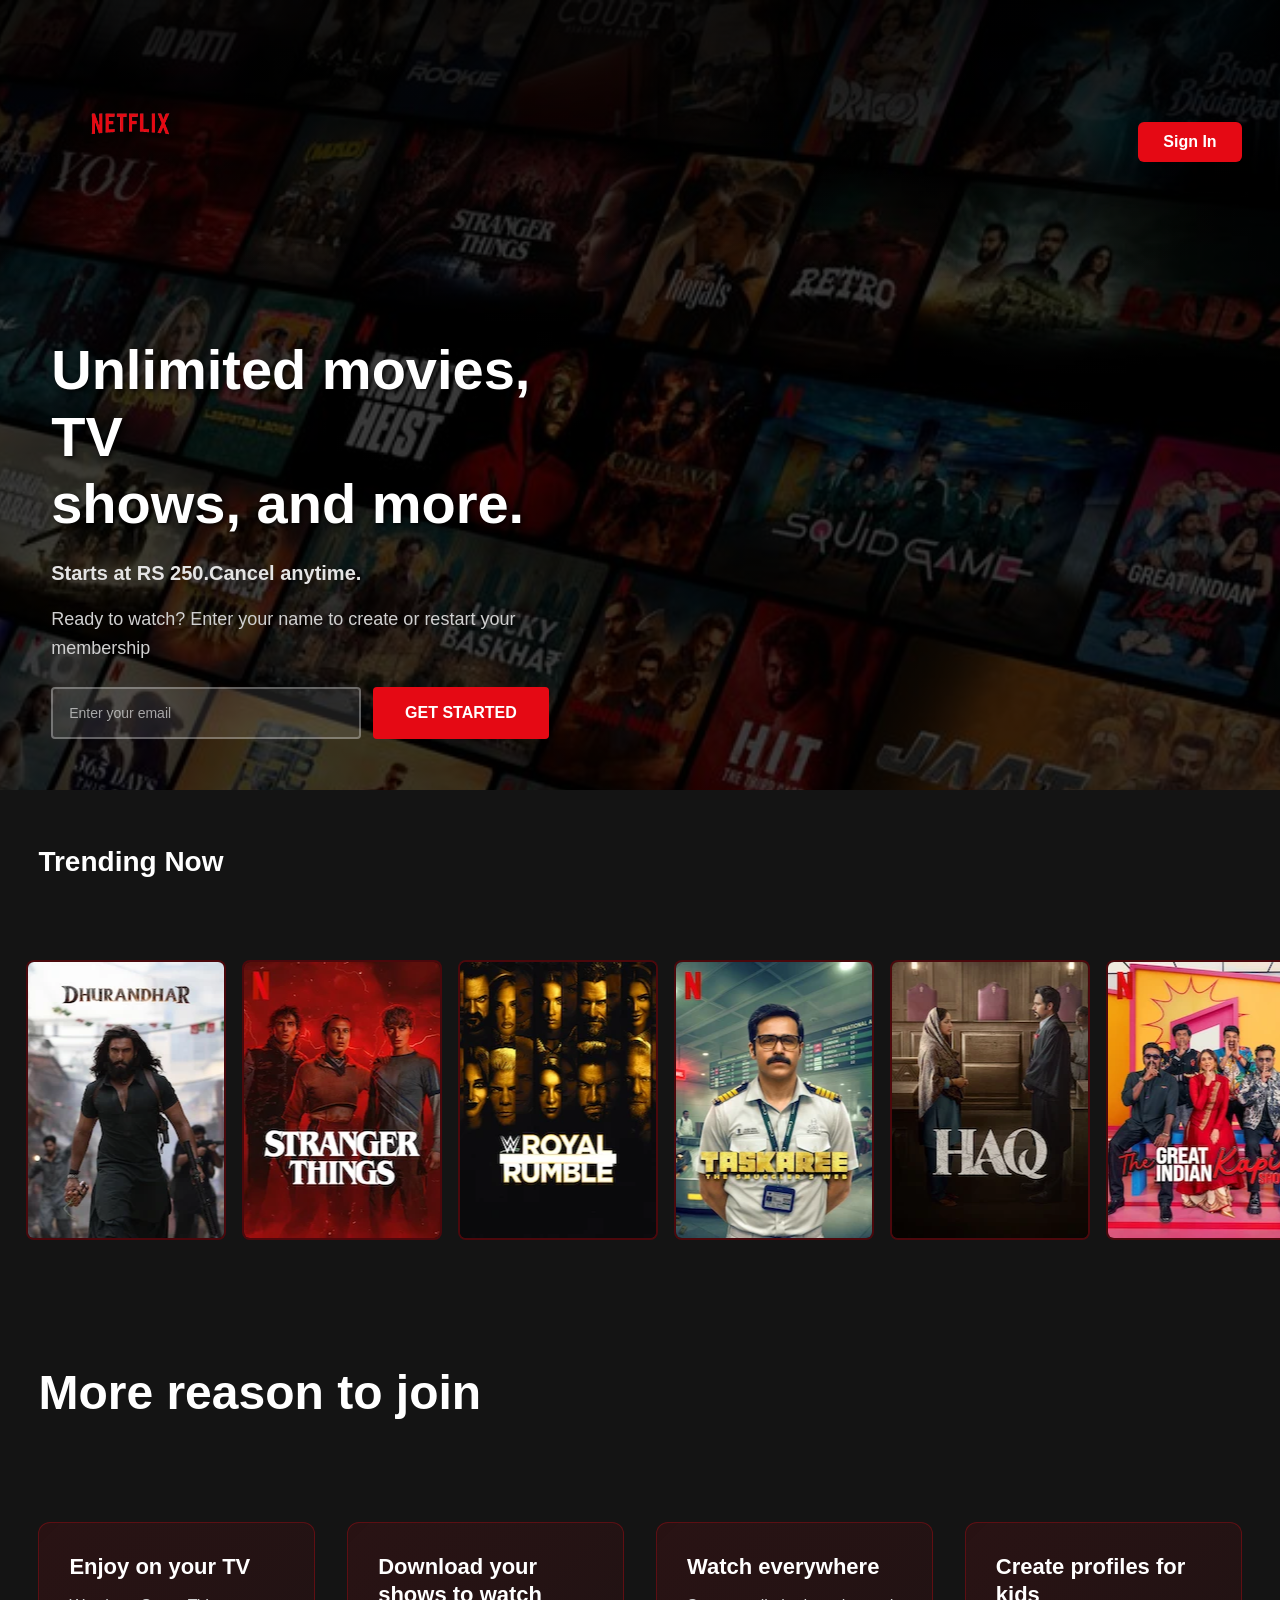
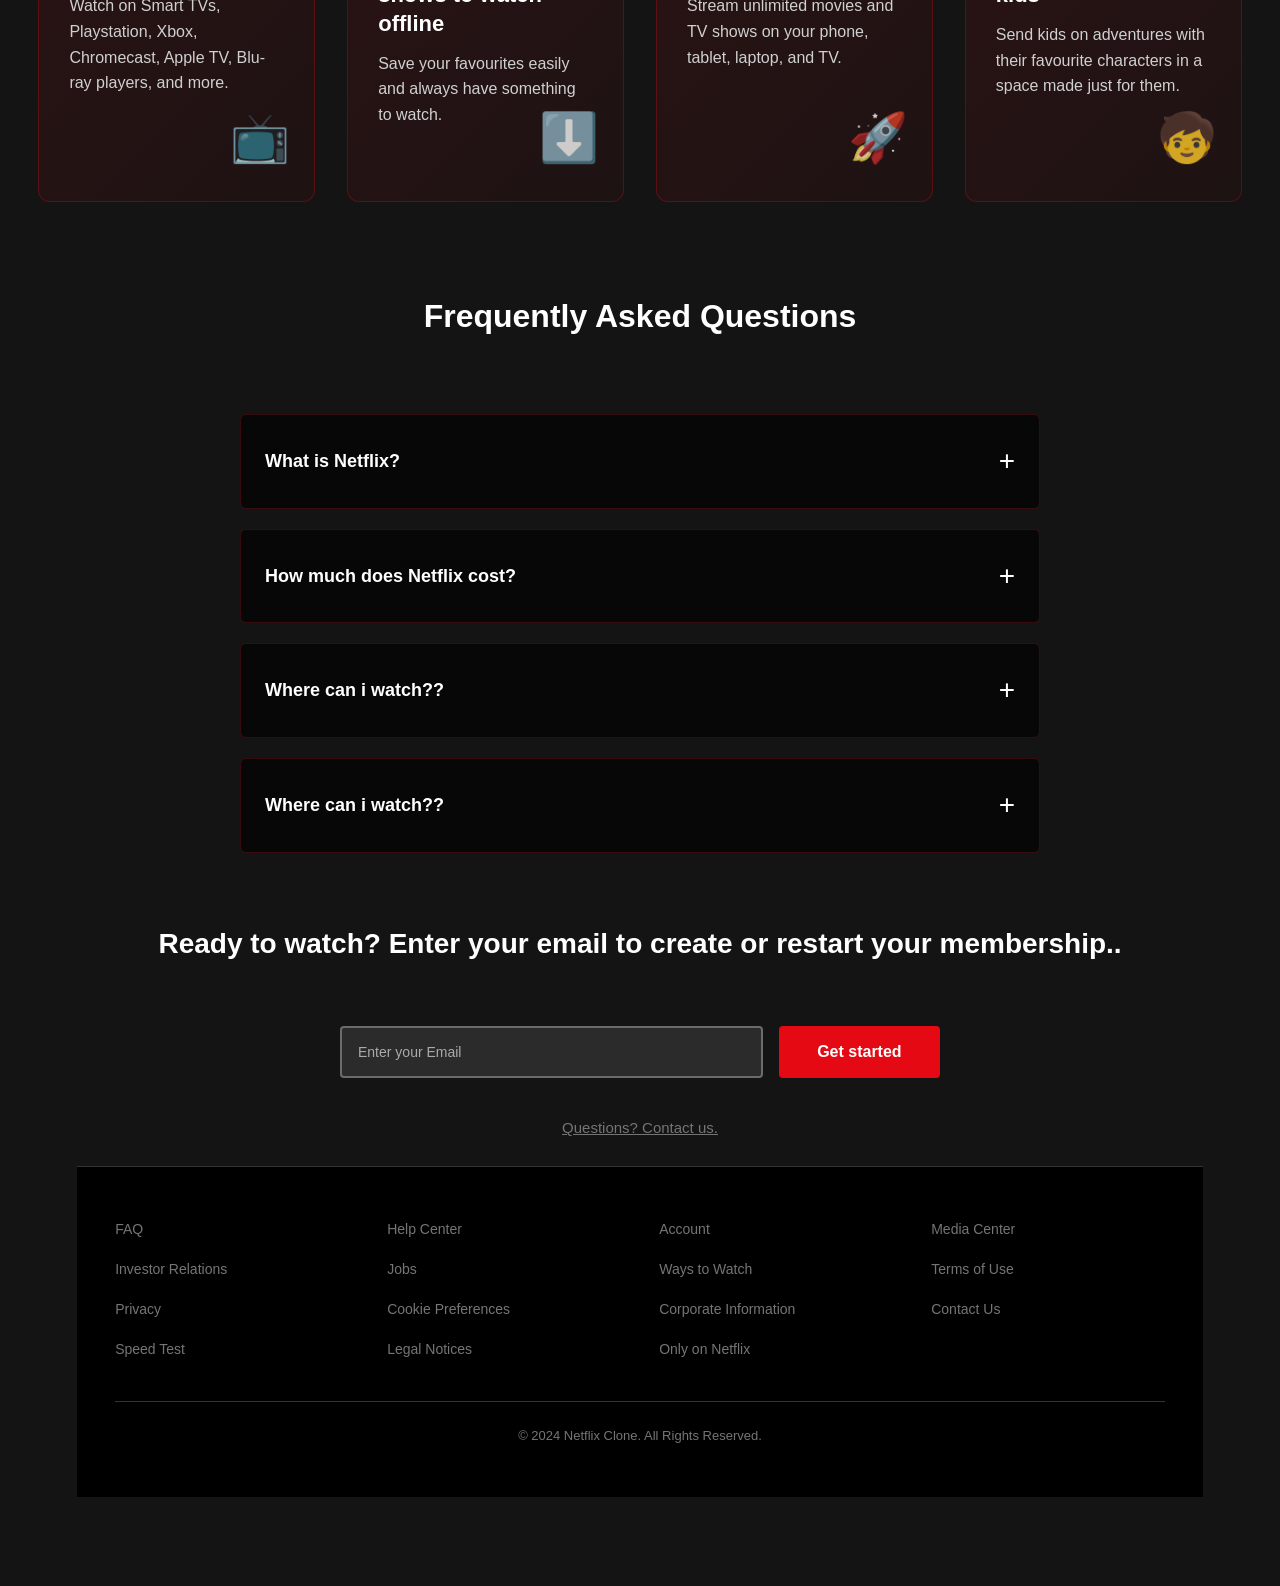
<file: index.html>
<!DOCTYPE html>
<html lang="en">
<head>
    <meta charset="UTF-8">
    <meta name="viewport" content="width=device-width, initial-scale=1.0">
    <title>Netflix clone</title>
    <link rel="stylesheet" href="netflix.css">
    <link rel="icon" type="image/png" href="removebg-preview.png">

    <script src="netflix.js"></script>
</head>
<body>

    <!-- HERO SECTION -->
 <div class="hero-section">
<!-- NAVBAR SECTION -->
    <div class="navbar">
<a href="index.html">
    <img src="Remove-background-project.png" class="logo" alt="Netflix">
</a>

        <!-- BUTTON SECTION -->
        <a href=about.html">
    <button class="signin">Sign In</button>
</a>

    </div>
<!-- HEAD CONTENT -->
 <div class="head-content">
    <h1 class="head1">Unlimited movies, TV <br>shows, and more.</h1>
    <h3 class="head3">Starts at RS 250.Cancel anytime.</h3>
    <p class="head4">Ready to watch? Enter your name to create or restart your membership </p>

    <div class="email-box">
        <input type="email" name="email" id="email-input" placeholder="Enter your email">
        <button>GET STARTED</button>
    </div>
 </div>
 </div>
 <!--  text line -->
   <div class="trend-class">
    Trending Now
   </div>
 <!-- FLEX BOX LAYOUT -->
  <div class="layout-section">
  <div class="flex-section">
    <div class="box1 box">
        <div class="box1-image" style="background-image: url(Dhurandhar_poster.jpg.webp);">

        </div>
    </div>
    <div class="box1 box">
        <div class="box2-image" style="background-image: url(strangerthings-img.webp);">
  </div>
    </div>


  <div class="box1 box">
        <div class="box3-image" style="background-image: url(royalrumbleimg.webp);">
  </div>
    </div>
     <div class="box1 box">
        <div class="box4-image" style="background-image: url(taskree.image1.webp);">
    </div>
     </div>
     <div class="box1 box">
        <div class="box5-image" style="background-image: url(haqimage1.webp);">
    </div>
     </div>
       <div class="box1 box">
        <div class="box6-image" style="background-image: url(kapilsharma.webp);">
    </div>
       </div>
       <div class="box1 box">
        <div class="box7-image" style="background-image: url(dedepyardeimg.webp);">
  </div>
       </div>
        <div class="box1 box">
        <div class="box8-image" style="background-image: url(bridgerton.webp);">
  </div>
       </div>
          <div class="box1 box">
        <div class="box9-image" style="background-image: url(tereishqme.webp);">
  </div>
       </div>
       <div class="box1 box">
        <div class="box10-image" style="background-image: url(llbimage.webp);">
  </div>
       </div>
  </div>
       <!--  another reason -->
         <div class="reason-class">
            <h2>More reason to join</h2>
         </div>         <div class="boxes-layout">
    <div class="boxes-parameter">
      <h3>Enjoy on your TV</h3>
      <p>Watch on Smart TVs, Playstation, Xbox, Chromecast, Apple TV, Blu-ray players, and more.</p>
      <span class="icon">📺</span>
    </div>

    <div class="boxes-parameter">
      <h3>Download your shows to watch offline</h3>
      <p>Save your favourites easily and always have something to watch.</p>
      <span class="icon">⬇️</span>
    </div>

    <div class="boxes-parameter">
      <h3>Watch everywhere</h3>
      <p>Stream unlimited movies and TV shows on your phone, tablet, laptop, and TV.</p>
      <span class="icon">🚀</span>
    </div>

    <div class="boxes-parameter">
      <h3>Create profiles for kids</h3>
      <p>Send kids on adventures with their favourite characters in a space made just for them.</p>
      <span class="icon">🧒</span>
    </div>
    </div>
<!-- another section  -->
 <div class="frequent-class">Frequently Asked Questions</div>
 <div class="faq">
  <div class="faq-question" >
    <h3>What is Netflix?</h3>
    <span class="icon-plus">+</span>
  </div>
  <div class="faq-answer">
    <p>Netflix is a streaming service that offers a wide variety of award-winning TV shows, movies, anime, documentaries, and more.</p>

  </div>
  </div>
  <div class="faq">
  <div class="faq-question" >
    <h3>How much does Netflix cost?</h3>
    <span class="icon-plus">+</span>
  </div>
  <div class="faq-answer">
    <p>Watch Netflix on your smartphone, tablet, smart TV, laptop, or streaming device, all for one fixed monthly fee. Plans range from ₹149 to ₹649 a month. No extra costs, no contracts.</p>

</div>
  </div>
  
  <div class="faq">
  <div class="faq-question" >
    <h3>Where can i watch??</h3>
    <span class="icon-plus">+</span>
  </div>
  <div class="faq-answer">
    <p>Watch wherever you are, on any device with an internet connection.</p>
</div>
  </div>
 
  <div class="faq">
  <div class="faq-question" >
    <h3>Where can i watch??</h3>
    <span class="icon-plus">+</span>
  </div>
  <div class="faq-answer">
    <p>Watch wherever you are, on any device with an internet connection.</p>
</div>
</div>
<div class="main-container">
        <div class="ready-watch">
            <h3>Ready to watch? Enter your email to create or restart your membership..</h3>
        </div>

        <div class="email1-box">
            <label for="email-input" class="email1-label"></label>
            
            <div class="input-button-wrapper">
                <input 
                    type="email" 
                    id="email-input" 
                    placeholder="Enter your Email" 
                    class="email-input"
                    required
                >
                <button class="button1">Get started</button>
            </div>
        </div>
 <div class="footer-section">

        <a href="#" class="contact-link">Questions? Contact us.</a>
         <footer class="footer">
        <div class="footer-container">
            <div class="footer-columns">
                <!-- Column 1 -->
                <div class="footer-column">
                    <a href="#faq">FAQ</a>
                    <a href="#investor-relations">Investor Relations</a>
                    <a href="#privacy">Privacy</a>
                    <a href="#speed-test">Speed Test</a>
                </div>

                <!-- Column 2 -->
                <div class="footer-column">
                    <a href="#help-center">Help Center</a>
                    <a href="#jobs">Jobs</a>
                    <a href="#cookie-preferences">Cookie Preferences</a>
                    <a href="#legal-notices">Legal Notices</a>
                </div>

                <!-- Column 3 -->
                <div class="footer-column">
                    <a href="#account">Account</a>
                    <a href="#ways-to-watch">Ways to Watch</a>
                    <a href="#corporate-information">Corporate Information</a>
                    <a href="#only-on-netflix">Only on Netflix</a>
                </div>

                <!-- Column 4 -->
                <div class="footer-column">
                    <a href="#media-center">Media Center</a>
                    <a href="#terms-of-use">Terms of Use</a>
                    <a href="#contact-us">Contact Us</a>
                </div>
            </div>

            <div class="footer-bottom">
                <p>&copy; 2024 Netflix Clone. All Rights Reserved.</p>
            </div>
        </div>

     

    </footer>
</file>
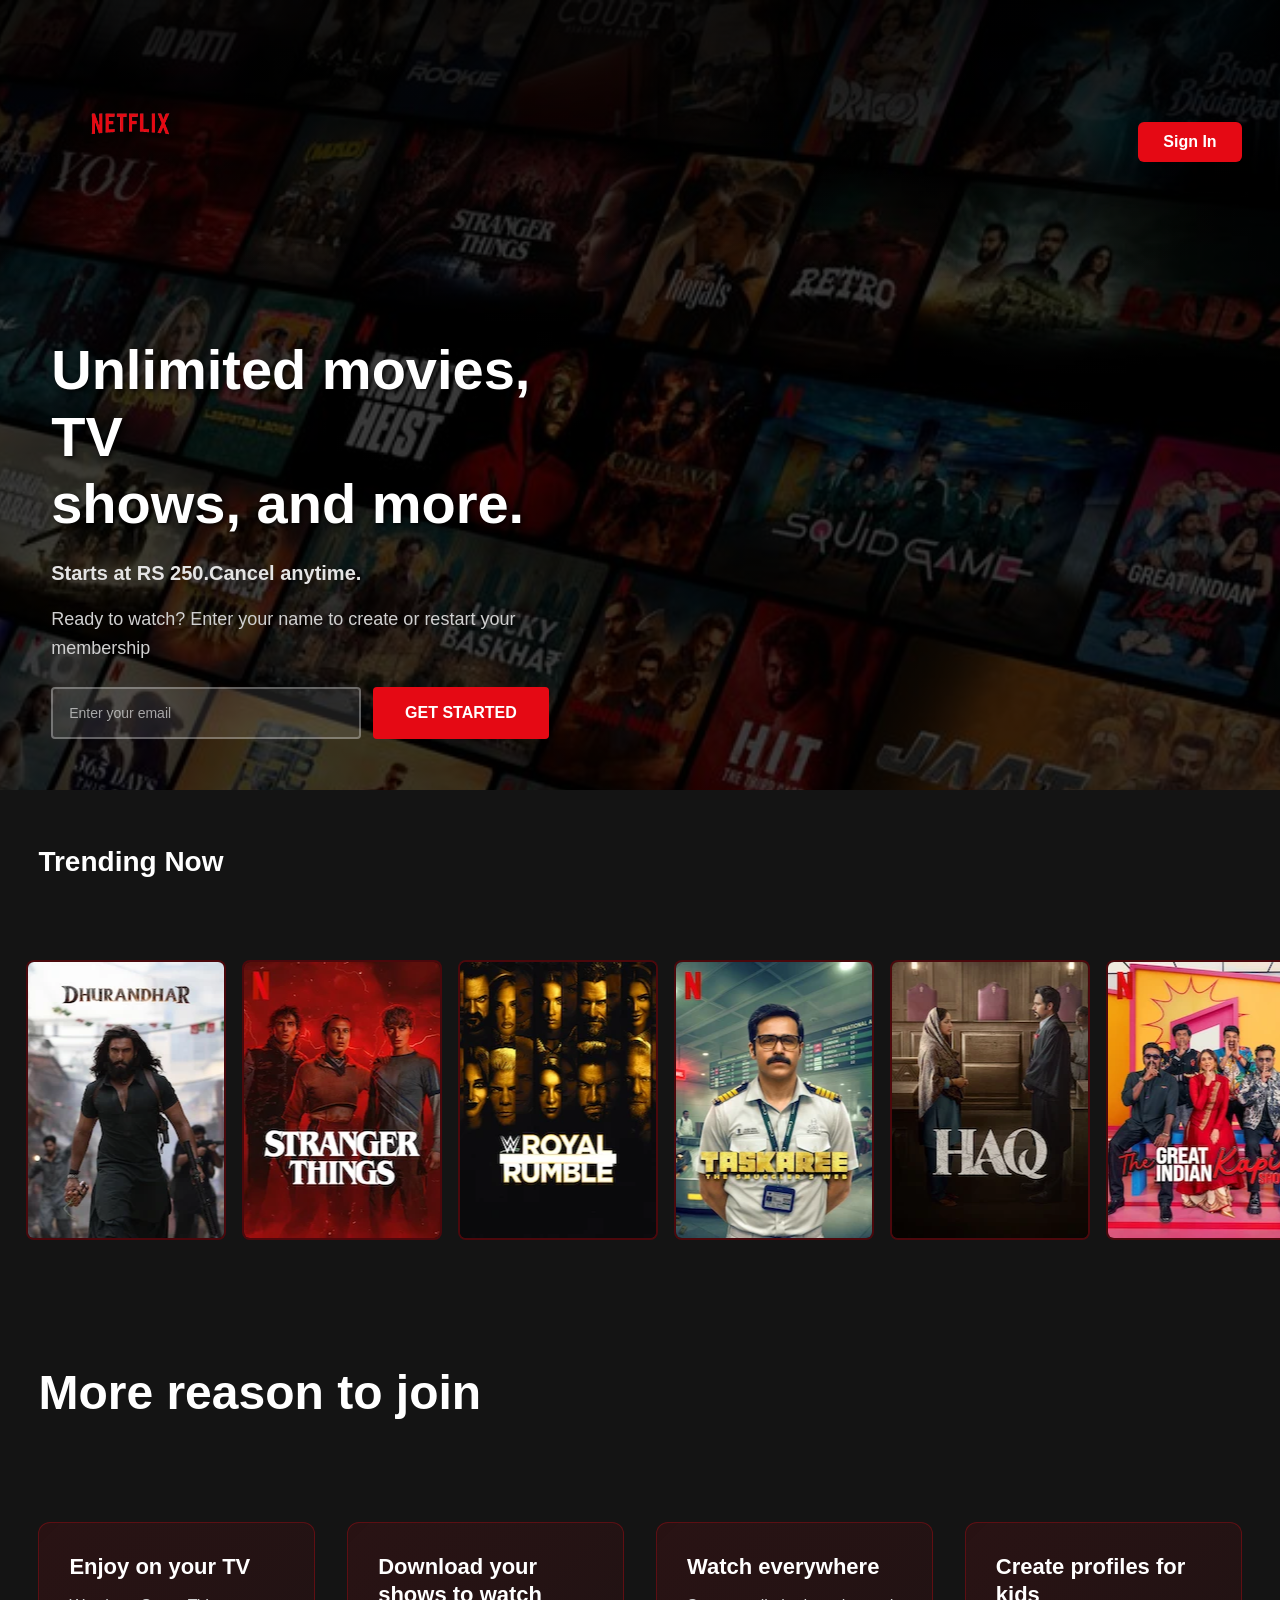
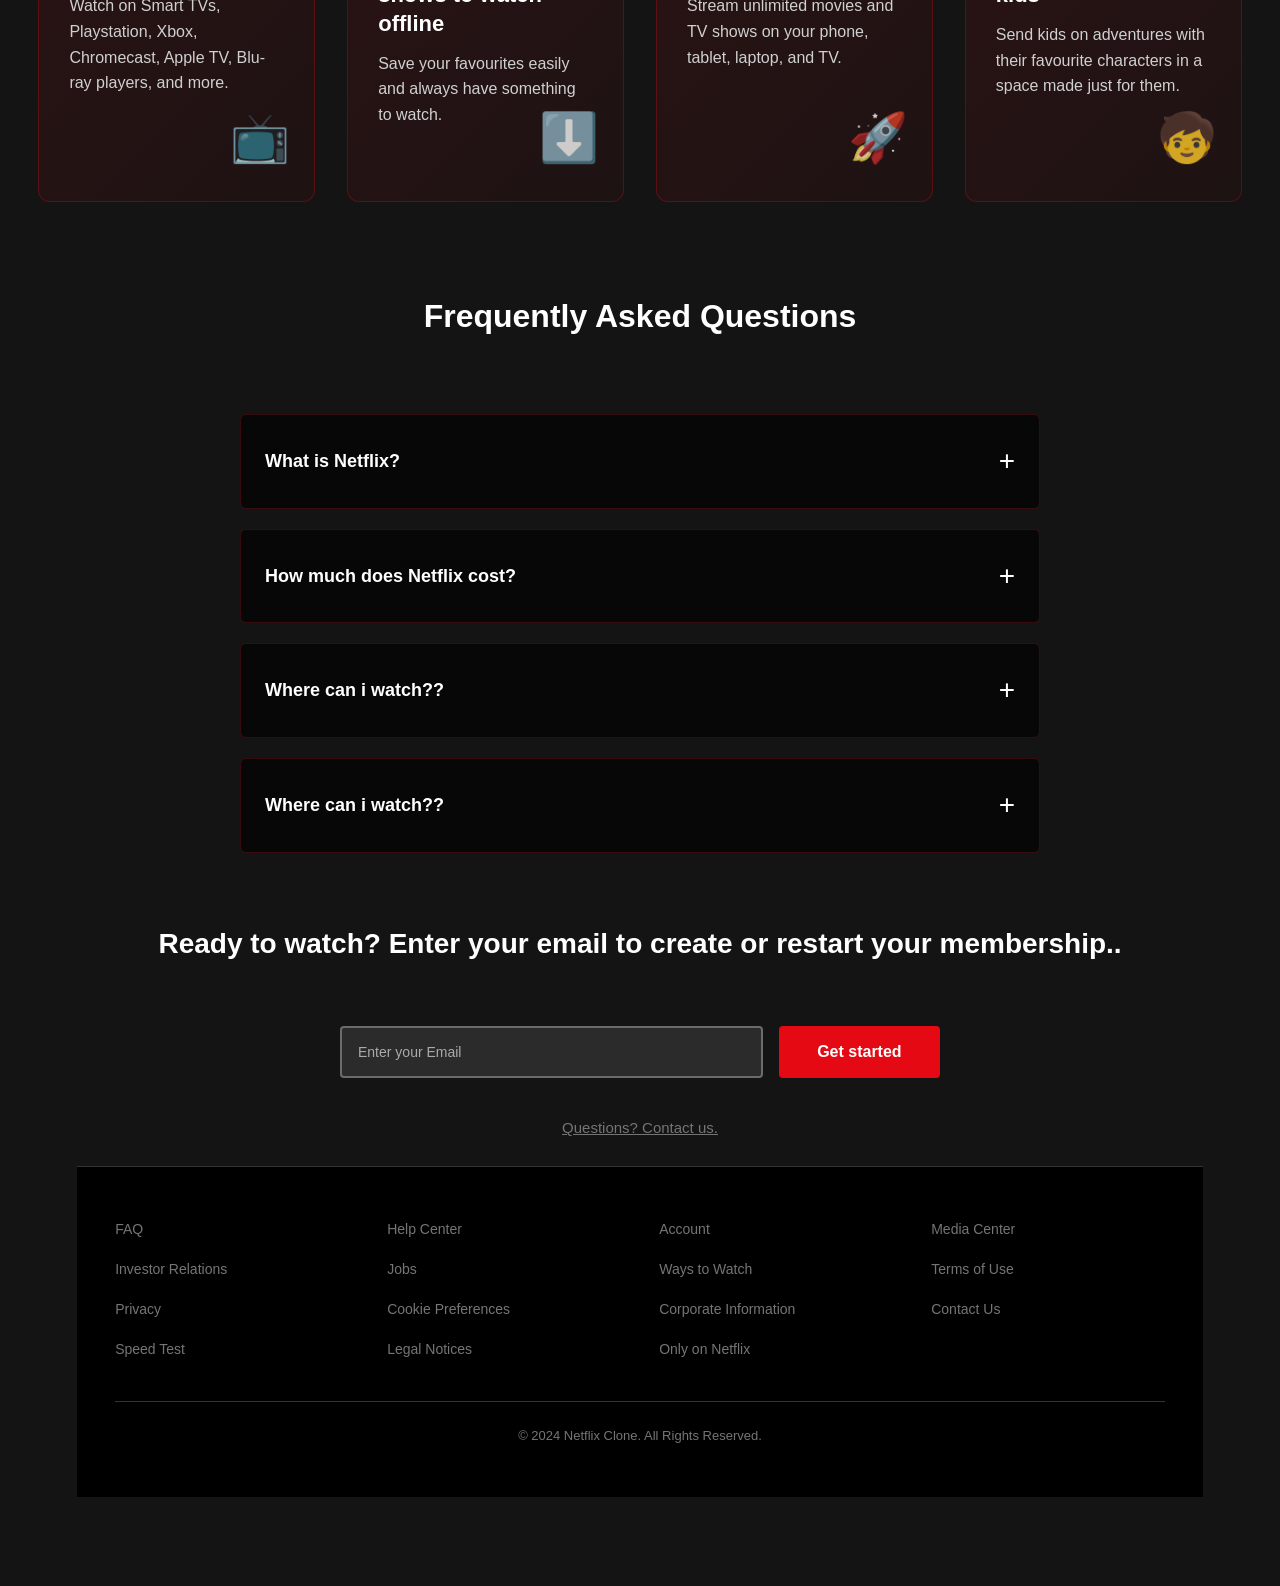
<file: netflix.html>
<!DOCTYPE html>
<html lang="en">
<head>
    <meta charset="UTF-8">
    <meta name="viewport" content="width=device-width, initial-scale=1.0">
    <title>Netflix clone</title>
    <link rel="stylesheet" href="netflix.css">
    <link rel="icon" type="image/png" href="removebg-preview.png">

    <script src="netflix.js"></script>
</head>
<body>

    <!-- HERO SECTION -->
 <div class="hero-section">
<!-- NAVBAR SECTION -->
    <div class="navbar">
<a href="netflix.html">
    <img src="Remove-background-project.png" class="logo" alt="Netflix">
</a>

        <!-- BUTTON SECTION -->
        <a href="netflixlogin.html">
    <button class="signin">Sign In</button>
</a>

    </div>
<!-- HEAD CONTENT -->
 <div class="head-content">
    <h1 class="head1">Unlimited movies, TV <br>shows, and more.</h1>
    <h3 class="head3">Starts at RS 250.Cancel anytime.</h3>
    <p class="head4">Ready to watch? Enter your name to create or restart your membership </p>

    <div class="email-box">
        <input type="email" name="email" id="email-input" placeholder="Enter your email">
        <button>GET STARTED</button>
    </div>
 </div>
 </div>
 <!--  text line -->
   <div class="trend-class">
    Trending Now
   </div>
 <!-- FLEX BOX LAYOUT -->
  <div class="layout-section">
  <div class="flex-section">
    <div class="box1 box">
        <div class="box1-image" style="background-image: url(Dhurandhar_poster.jpg.webp);">

        </div>
    </div>
    <div class="box1 box">
        <div class="box2-image" style="background-image: url(strangerthings-img.webp);">
  </div>
    </div>


  <div class="box1 box">
        <div class="box3-image" style="background-image: url(royalrumbleimg.webp);">
  </div>
    </div>
     <div class="box1 box">
        <div class="box4-image" style="background-image: url(taskree.image1.webp);">
    </div>
     </div>
     <div class="box1 box">
        <div class="box5-image" style="background-image: url(haqimage1.webp);">
    </div>
     </div>
       <div class="box1 box">
        <div class="box6-image" style="background-image: url(kapilsharma.webp);">
    </div>
       </div>
       <div class="box1 box">
        <div class="box7-image" style="background-image: url(dedepyardeimg.webp);">
  </div>
       </div>
        <div class="box1 box">
        <div class="box8-image" style="background-image: url(bridgerton.webp);">
  </div>
       </div>
          <div class="box1 box">
        <div class="box9-image" style="background-image: url(tereishqme.webp);">
  </div>
       </div>
       <div class="box1 box">
        <div class="box10-image" style="background-image: url(llbimage.webp);">
  </div>
       </div>
  </div>
       <!--  another reason -->
         <div class="reason-class">
            <h2>More reason to join</h2>
         </div>         <div class="boxes-layout">
    <div class="boxes-parameter">
      <h3>Enjoy on your TV</h3>
      <p>Watch on Smart TVs, Playstation, Xbox, Chromecast, Apple TV, Blu-ray players, and more.</p>
      <span class="icon">📺</span>
    </div>

    <div class="boxes-parameter">
      <h3>Download your shows to watch offline</h3>
      <p>Save your favourites easily and always have something to watch.</p>
      <span class="icon">⬇️</span>
    </div>

    <div class="boxes-parameter">
      <h3>Watch everywhere</h3>
      <p>Stream unlimited movies and TV shows on your phone, tablet, laptop, and TV.</p>
      <span class="icon">🚀</span>
    </div>

    <div class="boxes-parameter">
      <h3>Create profiles for kids</h3>
      <p>Send kids on adventures with their favourite characters in a space made just for them.</p>
      <span class="icon">🧒</span>
    </div>
    </div>
<!-- another section  -->
 <div class="frequent-class">Frequently Asked Questions</div>
 <div class="faq">
  <div class="faq-question" >
    <h3>What is Netflix?</h3>
    <span class="icon-plus">+</span>
  </div>
  <div class="faq-answer">
    <p>Netflix is a streaming service that offers a wide variety of award-winning TV shows, movies, anime, documentaries, and more.</p>

  </div>
  </div>
  <div class="faq">
  <div class="faq-question" >
    <h3>How much does Netflix cost?</h3>
    <span class="icon-plus">+</span>
  </div>
  <div class="faq-answer">
    <p>Watch Netflix on your smartphone, tablet, smart TV, laptop, or streaming device, all for one fixed monthly fee. Plans range from ₹149 to ₹649 a month. No extra costs, no contracts.</p>

</div>
  </div>
  
  <div class="faq">
  <div class="faq-question" >
    <h3>Where can i watch??</h3>
    <span class="icon-plus">+</span>
  </div>
  <div class="faq-answer">
    <p>Watch wherever you are, on any device with an internet connection.</p>
</div>
  </div>
 
  <div class="faq">
  <div class="faq-question" >
    <h3>Where can i watch??</h3>
    <span class="icon-plus">+</span>
  </div>
  <div class="faq-answer">
    <p>Watch wherever you are, on any device with an internet connection.</p>
</div>
</div>
<div class="main-container">
        <div class="ready-watch">
            <h3>Ready to watch? Enter your email to create or restart your membership..</h3>
        </div>

        <div class="email1-box">
            <label for="email-input" class="email1-label"></label>
            
            <div class="input-button-wrapper">
                <input 
                    type="email" 
                    id="email-input" 
                    placeholder="Enter your Email" 
                    class="email-input"
                    required
                >
                <button class="button1">Get started</button>
            </div>
        </div>
 <div class="footer-section">

        <a href="#" class="contact-link">Questions? Contact us.</a>
         <footer class="footer">
        <div class="footer-container">
            <div class="footer-columns">
                <!-- Column 1 -->
                <div class="footer-column">
                    <a href="#faq">FAQ</a>
                    <a href="#investor-relations">Investor Relations</a>
                    <a href="#privacy">Privacy</a>
                    <a href="#speed-test">Speed Test</a>
                </div>

                <!-- Column 2 -->
                <div class="footer-column">
                    <a href="#help-center">Help Center</a>
                    <a href="#jobs">Jobs</a>
                    <a href="#cookie-preferences">Cookie Preferences</a>
                    <a href="#legal-notices">Legal Notices</a>
                </div>

                <!-- Column 3 -->
                <div class="footer-column">
                    <a href="#account">Account</a>
                    <a href="#ways-to-watch">Ways to Watch</a>
                    <a href="#corporate-information">Corporate Information</a>
                    <a href="#only-on-netflix">Only on Netflix</a>
                </div>

                <!-- Column 4 -->
                <div class="footer-column">
                    <a href="#media-center">Media Center</a>
                    <a href="#terms-of-use">Terms of Use</a>
                    <a href="#contact-us">Contact Us</a>
                </div>
            </div>

            <div class="footer-bottom">
                <p>&copy; 2024 Netflix Clone. All Rights Reserved.</p>
            </div>
        </div>

     

    </footer>
</file>
<file: netflix.css>
/* ===========================
   RESET & BASE STYLES
   =========================== */

* {
  margin: 0;
  padding: 0;
  box-sizing: border-box;
  font-family: 'Segoe UI', Tahoma, Geneva, Verdana, sans-serif;
}

html {
  scroll-behavior: smooth;
  -webkit-font-smoothing: antialiased;
}

body {
  background-color: #141414;
  color: white;
  overflow-x: hidden;
  line-height: 1.6;
}

/* ===========================
   HERO SECTION & NAVBAR
   =========================== */

.hero-section {
  height: 20%;
  min-height: 500px;
  background: linear-gradient(rgba(0, 0, 0, 0.7), rgba(0, 0, 0, 0.7)),
    url('background.image.jpeg') center/cover no-repeat fixed;
  background-color: #141414;
  position: relative;
  display: flex;
  flex-direction: column;
}

.navbar {
  background: linear-gradient(to bottom, rgba(0, 0, 0, 0.7), transparent);
  display: flex;
  justify-content: space-between;
  align-items: center;
  padding: clamp(12px, 3vw, 40px);
  height: auto;
  position: relative;
  z-index: 100;
}

.logo {
  width: clamp(150px, 20vw, 200px);
  height: auto;
  object-fit: contain;
  cursor: pointer;
  transition: transform 0.3s ease;
}

.logo:hover {
  transform: scale(1.05);
}

.signin {
  background-color: #e50914;
  color: white;
  border: none;
  padding: clamp(8px, 1.5vw, 10px) clamp(15px, 2vw, 25px);
  border-radius: 6px;
  font-size: clamp(12px, 2vw, 16px);
  font-weight: 600;
  cursor: pointer;
  transition: all 0.3s ease;
  min-height: 40px;
  white-space: nowrap;
}

.signin:hover {
  background-color: #cc0000;
  transform: scale(1.05);
}

.signin:active {
  transform: scale(0.98);
}

/* ===========================
   HEAD CONTENT (HERO)
   =========================== */

.head-content {
  flex: 1;
  display: flex;
  flex-direction: column;
  justify-content: center;
  align-items: flex-start;
  padding: clamp(20px, 4vw, 60px);
  max-width: 100%;
}

.head1 {
  font-size: clamp(28px, 7vw, 56px);
  font-weight: 900;
  margin-bottom: clamp(12px, 2vw, 20px);
  line-height: 1.2;
  text-shadow: 2px 2px 4px rgba(0, 0, 0, 0.8);
}

.head3 {
  font-size: clamp(14px, 2.5vw, 20px);
  font-weight: 600;
  margin-bottom: clamp(10px, 1.5vw, 16px);
  color: #e4e4e4;
}

.head4 {
  font-size: clamp(13px, 2vw, 18px);
  font-weight: 400;
  margin-bottom: clamp(16px, 2vw, 24px);
  color: #d0d0d0;
  max-width: 600px;
}

/* ===========================
   EMAIL INPUT & BUTTON
   =========================== */

.email-box {
  display: flex;
  align-items: stretch;
  gap: clamp(8px, 1.5vw, 12px);
  width: 100%;
  max-width: 500px;
  flex-wrap: wrap;
}

#email-input {
  flex: 1;
  min-width: 200px;
  padding: clamp(12px, 1.5vw, 16px);
  font-size: 14px;
  border: 2px solid rgba(255, 255, 255, 0.3);
  border-radius: 4px;
  background-color: rgba(255, 255, 255, 0.1);
  color: white;
  outline: none;
  transition: all 0.3s ease;
  min-height: 48px;
}

#email-input:focus {
  background-color: rgba(255, 255, 255, 0.2);
  border-color: #e50914;
}

#email-input::placeholder {
  color: rgba(255, 255, 255, 0.6);
  font-size: 14px;
}

.email-box button {
  padding: clamp(12px, 1.5vw, 16px) clamp(20px, 3vw, 32px);
  background-color: #e50914;
  color: white;
  font-size: clamp(13px, 2vw, 16px);
  font-weight: 600;
  border: none;
  border-radius: 4px;
  cursor: pointer;
  display: flex;
  align-items: center;
  justify-content: center;
  gap: 8px;
  transition: all 0.3s ease;
  min-height: 48px;
  white-space: nowrap;
}

.email-box button:hover {
  background-color: #cc0000;
  transform: scale(1.05);
}

.email-box button:active {
  transform: scale(0.98);
}

/* ===========================
   TRENDING SECTION
   =========================== */

.trend-class {
  color: white;
  font-size: clamp(18px, 4vw, 28px);
  font-weight: 700;
  padding: clamp(30px, 4vw, 50px) clamp(16px, 3vw, 40px);
  background-color: #141414;
  margin: 0;
}

.layout-section {
  background-color: #141414;
  padding: 0;
  margin: 0;
}

.flex-section {
  display: flex;
  justify-content: flex-start;
  gap: clamp(10px, 2vw, 16px);
  flex-wrap: nowrap;
  padding: clamp(16px, 2vw, 30px);
  overflow-x: auto;
  overflow-y: hidden;
  scroll-behavior: smooth;
  -webkit-overflow-scrolling: touch;
  margin: 0 auto;
  width: 100%;
}

/* Hide scrollbar but keep functionality */
.flex-section::-webkit-scrollbar {
  height: 8px;
}

.flex-section::-webkit-scrollbar-track {
  background: rgba(255, 255, 255, 0.1);
  border-radius: 10px;
}

.flex-section::-webkit-scrollbar-thumb {
  background: #e50914;
  border-radius: 10px;
}

.flex-section::-webkit-scrollbar-thumb:hover {
  background: #cc0000;
}

.flex-section {
  -ms-overflow-style: none;
  scrollbar-width: auto;
}

/* ===========================
   TRENDING BOXES
   =========================== */

.box {
  flex: 0 0 auto;
  width: clamp(120px, 22vw, 200px);
  height: clamp(140px, 28vw, 280px);
  border-radius: 8px;
  overflow: hidden;
  cursor: pointer;
  transition: all 0.3s ease;
  background-color: rgba(0, 0, 0, 0.5);
  border: 2px solid rgba(229, 9, 20, 0.3);
  position: relative;
}

.box:hover {
  transform: scale(1.08);
  border-color: #e50914;
  box-shadow: 0 8px 16px rgba(229, 9, 20, 0.5);
  z-index: 10;
}

/* IMAGE CLASSES FOR BOXES */
.box1-image,
.box2-image,
.box3-image,
.box4-image,
.box5-image,
.box6-image,
.box7-image,
.box8-image,
.box9-image,
.box10-image {
  width: 100%;
  height: 100%;
  background-size: cover;
  background-position: center;
  background-repeat: no-repeat;
  display: block;
  transition: transform 0.3s ease;
}

.box:hover .box1-image,
.box:hover .box2-image,
.box:hover .box3-image,
.box:hover .box4-image,
.box:hover .box5-image,
.box:hover .box6-image,
.box:hover .box7-image,
.box:hover .box8-image,
.box:hover .box9-image,
.box:hover .box10-image {
  transform: scale(1.1);
}

/* ===========================
   REASON/BENEFITS SECTION
   =========================== */

.reason-class {
  color: white;
  font-size: clamp(20px, 4vw, 32px);
  font-weight: 700;
  padding: clamp(40px, 4vw, 60px) clamp(16px, 3vw, 40px);
  margin: clamp(20px, 3vw, 40px) 0 0 0;
  background-color: #141414;
}

.reason-class h2 {
  margin: 0;
}

.boxes-layout {
  display: grid;
  grid-template-columns: repeat(auto-fit, minmax(clamp(200px, 40vw, 280px), 1fr));
  gap: clamp(16px, 3vw, 32px);
  padding: clamp(20px, 3vw, 40px);
  background-color: #141414;
  margin: 0;
  align-items: stretch;
}

.boxes-parameter {
  background: linear-gradient(135deg, rgba(229, 9, 20, 0.1), rgba(229, 9, 20, 0.05));
  border: 1px solid rgba(229, 9, 20, 0.3);
  border-radius: 12px;
  padding: clamp(20px, 3vw, 30px);
  min-height: 280px;
  display: flex;
  flex-direction: column;
  gap: 12px;
  position: relative;
  transition: all 0.3s ease;
  cursor: pointer;
}

.boxes-parameter:hover {
  border-color: #e50914;
  box-shadow: 0 8px 24px rgba(229, 9, 20, 0.3);
  transform: translateY(-8px);
}

.boxes-parameter h3 {
  font-size: clamp(16px, 2.5vw, 22px);
  font-weight: 700;
  margin: 0;
  line-height: 1.3;
}

.boxes-parameter p {
  font-size: clamp(13px, 1.8vw, 16px);
  color: #d0d0d0;
  line-height: 1.6;
  flex: 1;
  margin: 0;
}

.icon {
  position: absolute;
  bottom: clamp(16px, 2vw, 24px);
  right: clamp(16px, 2vw, 24px);
  font-size: clamp(28px, 5vw, 48px);
  opacity: 0.8;
}

/* ===========================
   FAQ SECTION
   =========================== */

.frequent-class {
  font-size: clamp(22px, 4vw, 32px);
  color: white;
  font-weight: 700;
  text-align: center;
  padding: clamp(40px, 4vw, 60px) clamp(16px, 3vw, 40px);
  background-color: #141414;
  margin: 0;
}

.faq {
  width: 100%;
  max-width: 800px;
  background: rgba(0, 0, 0, 0.4);
  color: white;
  margin: clamp(12px, 2vw, 20px) auto;
  border-radius: 6px;
  overflow: hidden;
  border: 1px solid rgba(229, 9, 20, 0.2);
  transition: all 0.3s ease;
}

.faq:hover {
  border-color: rgba(229, 9, 20, 0.4);
}

.faq-question {
  display: flex;
  justify-content: space-between;
  align-items: center;
  padding: clamp(16px, 2vw, 24px);
  cursor: pointer;
  transition: all 0.3s ease;
  user-select: none;
  min-height: 56px;
  background-color: rgba(0, 0, 0, 0.4);
}

.faq-question:hover {
  background-color: rgba(229, 9, 20, 0.1);
}

.faq-question h3 {
  font-size: clamp(14px, 2vw, 18px);
  font-weight: 600;
  margin: 0;
  flex: 1;
  text-align: left;
}

.icon-plus {
  font-size: clamp(20px, 3vw, 28px);
  transition: transform 0.3s ease;
  flex-shrink: 0;
  margin-left: 16px;
}

.icon-plus.rotate {
  transform: rotate(45deg);
}

.faq-answer {
  display: none;
  padding: clamp(12px, 2vw, 20px) clamp(16px, 2vw, 24px);
  color: #d0d0d0;
  background-color: rgba(0, 0, 0, 0.6);
  border-top: 1px solid rgba(229, 9, 20, 0.2);
  font-size: clamp(13px, 1.8vw, 16px);
  line-height: 1.8;
}

.faq-answer.show {
  display: block;
  animation: slideDown 0.3s ease;
}

@keyframes slideDown {
  from {
    opacity: 0;
    max-height: 0;
  }
  to {
    opacity: 1;
    max-height: 500px;
  }
}

/* ===========================
   READY TO WATCH SECTION
   =========================== */

.main-container {
  background-color: #141414;
  padding: clamp(40px, 4vw, 60px) clamp(16px, 3vw, 40px);
}

.ready-watch {
  text-align: center;
  margin-bottom: clamp(24px, 3vw, 40px);
}

.ready-watch h3 {
  font-size: clamp(18px, 3vw, 28px);
  color: white;
  font-weight: 600;
  line-height: 1.4;
}

.email1-box {
  display: flex;
  flex-direction: column;
  align-items: center;
  gap: clamp(16px, 2vw, 24px);
  width: 100%;
  max-width: 600px;
  margin: 0 auto;
}

.email1-label {
  font-size: 14px;
  color: white;
}

.input-button-wrapper {
  display: flex;
  gap: clamp(10px, 1.5vw, 16px);
  width: 100%;
  flex-wrap: wrap;
}

.email-input {
  flex: 1;
  min-width: 200px;
  padding: clamp(12px, 1.5vw, 16px);
  font-size: 14px;
  border: 2px solid rgba(255, 255, 255, 0.3);
  border-radius: 4px;
  background-color: rgba(255, 255, 255, 0.1);
  color: white;
  outline: none;
  transition: all 0.3s ease;
  min-height: 48px;
}

.email-input:focus {
  background-color: rgba(255, 255, 255, 0.2);
  border-color: #e50914;
}

.email-input::placeholder {
  color: rgba(255, 255, 255, 0.5);
}

.button1 {
  padding: clamp(12px, 1.5vw, 16px) clamp(24px, 3vw, 40px);
  font-size: clamp(13px, 1.8vw, 16px);
  font-weight: 600;
  color: white;
  background-color: #e50914;
  border: none;
  border-radius: 4px;
  cursor: pointer;
  transition: all 0.3s ease;
  white-space: nowrap;
  min-height: 48px;
  display: flex;
  align-items: center;
  justify-content: center;
}

.button1:hover {
  background-color: #cc0000;
  transform: scale(1.05);
}

.button1:active {
  transform: scale(0.98);
}

/* ===========================
   FOOTER SECTION
   =========================== */

.footer-section {
  background-color: #141414;
  padding: clamp(24px, 3vw, 40px);
}

.contact-link {
  color: #757575;
  text-decoration: underline;
  font-size: clamp(13px, 1.8vw, 15px);
  cursor: pointer;
  transition: color 0.3s ease;
  display: block;
  margin-bottom: clamp(20px, 2vw, 30px);
  text-align: center;
}

.contact-link:hover {
  color: #fff;
}

.footer {
  background-color: #000;
  color: #757575;
  padding: clamp(30px, 4vw, 50px) clamp(16px, 3vw, 40px);
  border-top: 1px solid #333;
  margin: 0;
}

.footer-container {
  max-width: 1200px;
  margin: 0 auto;
}

.footer-columns {
  display: grid;
  grid-template-columns: repeat(auto-fit, minmax(150px, 1fr));
  gap: clamp(20px, 3vw, 40px);
  margin-bottom: clamp(24px, 3vw, 40px);
}

.footer-column {
  display: flex;
  flex-direction: column;
  gap: clamp(10px, 1.5vw, 15px);
}

.footer-column a {
  color: #757575;
  text-decoration: none;
  font-size: clamp(12px, 1.5vw, 14px);
  line-height: 1.8;
  transition: color 0.3s ease;
}

.footer-column a:hover {
  color: #fff;
}

.footer-bottom {
  border-top: 1px solid #333;
  padding-top: clamp(16px, 2vw, 24px);
  text-align: center;
}

.footer-bottom p {
  color: #757575;
  font-size: clamp(11px, 1.3vw, 13px);
  margin: 0;
}

/* ===========================
   MOBILE RESPONSIVE
   =========================== */

@media (max-width: 640px) {
  /* Hero Section */
  .head-content {
    padding: 30px 20px;
    justify-content: flex-start;
    margin-top: auto;
  }

  .head1 {
    font-size: 32px;
  }

  .head3 {
    font-size: 16px;
  }

  .head4 {
    font-size: 14px;
  }

  /* Email Section */
  .email-box {
    flex-direction: column;
    max-width: 100%;
  }

  #email-input {
    width: 100%;
    min-width: unset;
    font-size: 16px; /* Prevent iOS zoom */
  }

  .email-box button {
    width: 100%;
  }

  /* Trending Section */
  .flex-section {
    padding: 12px;
    gap: 8px;
  }

  .box {
    width: clamp(100px, 20vw, 140px);
    height: clamp(130px, 26vw, 180px);
  }

  /* Boxes Layout */
  .boxes-layout {
    grid-template-columns: 1fr;
  }

  /* Footer */
  .footer-columns {
    grid-template-columns: repeat(2, 1fr);
  }

  /* Input Wrapper */
  .input-button-wrapper {
    flex-direction: column;
  }

  .email-input,
  .button1 {
    width: 100%;
  }
}

/* ===========================
   TABLET RESPONSIVE
   =========================== */

@media (min-width: 641px) and (max-width: 1024px) {
  .boxes-layout {
    grid-template-columns: repeat(2, 1fr);
  }

  .footer-columns {
    grid-template-columns: repeat(2, 1fr);
  }

  .flex-section {
    padding: 20px;
  }

  .box {
    width: clamp(140px, 25vw, 180px);
    height: clamp(180px, 30vw, 240px);
  }
}

/* ===========================
   DESKTOP RESPONSIVE
   =========================== */

@media (min-width: 1025px) {
  .boxes-layout {
    grid-template-columns: repeat(4, 1fr);
  }

  .footer-columns {
    grid-template-columns: repeat(4, 1fr);
  }

  .head-content {
    max-width: 600px;
  }
}

/* ===========================
   EXTRA LARGE SCREENS
   =========================== */

@media (min-width: 1920px) {
  .hero-section {
    background-attachment: fixed;
  }

  .boxes-layout {
    grid-template-columns: repeat(5, 1fr);
  }

  .head1 {
    font-size: 64px;
  }
}

/* ===========================
   LANDSCAPE MODE
   =========================== */

@media (max-height: 500px) and (orientation: landscape) {
  .hero-section {
    height: auto;
    min-height: auto;
  }

  .head-content {
    padding: 20px;
    justify-content: flex-start;
  }

  .head1 {
    font-size: 28px;
    margin-bottom: 8px;
  }
}

/* ===========================
   ACCESSIBILITY
   =========================== */

@media (prefers-reduced-motion: reduce) {
  * {
    animation-duration: 0.01ms !important;
    animation-iteration-count: 1 !important;
    transition-duration: 0.01ms !important;
  }
}

@media (prefers-color-scheme: dark) {
  body {
    background-color: #000;
  }
}

/* Touch device optimization */
@media (hover: none) and (pointer: coarse) {
  .box:active {
    transform: scale(1.08);
  }

  button:active {
    transform: scale(0.98);
  }
}

/* ===========================
   PRINT STYLES
   =========================== */

@media print {
  body {
    background: white;
    color: black;
  }

  .navbar,
  .email-box,
  .hero-section,
  .flex-section {
    display: none;
  }
}
</file>
